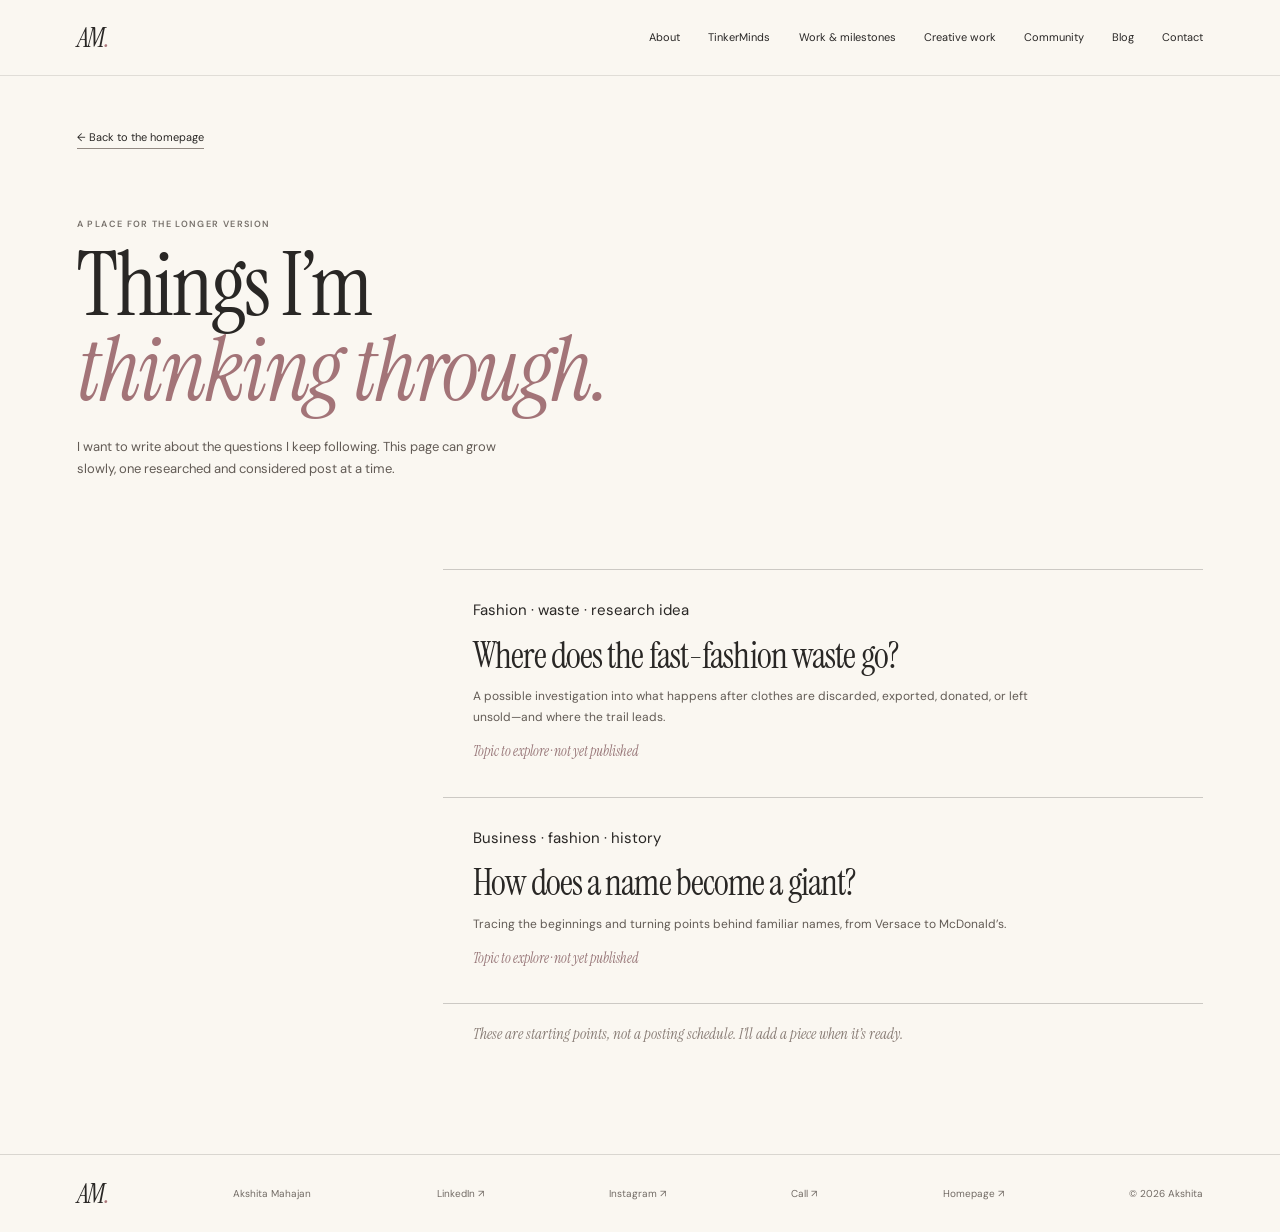
<file: blog.html>
<!doctype html>
<html lang="en">
<head>
  <meta charset="utf-8">
  <meta name="viewport" content="width=device-width, initial-scale=1">
  <meta name="theme-color" content="#faf7f1">
  <meta name="description" content="Akshita’s blog on fashion waste, business histories, and the things she is still thinking through.">
  <title>Blog — Akshita Mahajan</title>
  <link rel="preconnect" href="https://fonts.googleapis.com">
  <link rel="preconnect" href="https://fonts.gstatic.com" crossorigin>
  <link href="https://fonts.googleapis.com/css2?family=DM+Sans:wght@400;500;600;700&family=Instrument+Serif:ital@0;1&display=swap" rel="stylesheet">
  <link rel="stylesheet" href="style.css">
  <script src="script.js" defer></script>
</head>
<body>
  <a class="skip-link" href="#main">Skip to content</a>
  <header class="site-header">
    <a class="wordmark" href="i.html" aria-label="Akshita Mahajan, home">AM<span>.</span></a>
    <button class="menu-toggle" type="button" aria-expanded="false" aria-controls="site-nav" aria-label="Open navigation"><span></span><span></span></button>
    <nav id="site-nav" class="site-nav" aria-label="Main navigation">
      <a href="i.html#about">About</a><a href="i.html#tinkerminds">TinkerMinds</a>
      <a href="experience.html">Work &amp; milestones</a><a href="i.html#creative">Creative work</a><a href="i.html#community">Community</a>
      <a href="blog.html" aria-current="page">Blog</a>
      <a href="i.html#contact">Contact</a>
    </nav>
  </header>

  <main id="main" class="blog-page section-wrap">
    <a class="back-link" href="i.html">← Back to the homepage</a>
    <header class="blog-header">
      <p class="eyebrow">A place for the longer version</p>
      <h1>Things I’m<br><em>thinking through.</em></h1>
      <p>I want to write about the questions I keep following. This page can grow slowly, one researched and considered post at a time.</p>
    </header>

    <section class="blog-entries" aria-label="Writing ideas">
      <article class="blog-entry" id="fast-fashion">
        <p class="note-tag">Fashion · waste · research idea</p>
        <h2>Where does the fast-fashion waste go?</h2>
        <p>A possible investigation into what happens after clothes are discarded, exported, donated, or left unsold—and where the trail leads.</p>
        <span class="entry-foot">Topic to explore · not yet published</span>
      </article>
      <article class="blog-entry" id="brands">
        <p class="note-tag">Business · fashion · history</p>
        <h2>How does a name become a giant?</h2>
        <p>Tracing the beginnings and turning points behind familiar names, from Versace to McDonald’s.</p>
        <span class="entry-foot">Topic to explore · not yet published</span>
      </article>
      <p class="blog-footer-note">These are starting points, not a posting schedule. I’ll add a piece when it’s ready.</p>
    </section>
  </main>

  <footer class="site-footer">
    <a class="wordmark" href="i.html" aria-label="Back to Akshita’s homepage">AM<span>.</span></a>
    <p>Akshita Mahajan</p><a href="https://www.linkedin.com/in/akshitamahajan19" target="_blank" rel="noopener noreferrer">LinkedIn ↗</a><a href="https://www.instagram.com/akshita.archive" target="_blank" rel="noopener noreferrer">Instagram ↗</a><a href="tel:+919301995056">Call ↗</a><a href="i.html">Homepage ↗</a><small>© <span id="year"></span> Akshita</small>
  </footer>
</body>
</html>
</file>
<file: style.css>
:root {
  color-scheme: light;
  --cream: #faf7f1;
  --ink: #292725;
  --muted: #77716b;
  --pink: #e7c5c7;
  --lilac: #d9d1e5;
  --blue: #c9dce5;
  --green: #c9d5c5;
  --yellow: #f1e2b0;
  --serif: "Instrument Serif", Georgia, serif;
  --sans: "DM Sans", Arial, sans-serif;
  --page: 1180px;
}

* { box-sizing: border-box; }
html { scroll-behavior: smooth; scroll-padding-top: 92px; }
body { margin: 0; background: var(--cream); color: var(--ink); font: 15px/1.7 var(--sans); }
a { color: inherit; text-decoration: none; }
button { color: inherit; font: inherit; }
img { display: block; max-width: 100%; }
button:focus-visible, a:focus-visible { outline: 2px solid #9b686d; outline-offset: 4px; }
::selection { background: var(--pink); color: var(--ink); }
.section-wrap { width: min(var(--page), 88%); margin-inline: auto; }
.skip-link { position: absolute; z-index: 30; top: -5rem; left: 1rem; padding: .7rem 1rem; background: var(--ink); color: white; }
.skip-link:focus { top: 1rem; }
.site-header { position: sticky; z-index: 20; top: 0; display: flex; height: 76px; align-items: center; justify-content: space-between; padding-inline: max(6vw, 24px); border-bottom: 1px solid #29272520; background: #faf7f1ed; backdrop-filter: blur(12px); }
.wordmark { font: italic 27px/1 var(--serif); letter-spacing: -.06em; }
.wordmark span { color: #aa777b; }
.site-nav { display: flex; align-items: center; gap: clamp(14px, 2.2vw, 29px); font-size: 11px; }
.site-nav a { transition: color .2s ease; }
.site-nav a:hover, .text-link:hover { color: #9b686d; }
.menu-toggle { display: none; border: 0; background: transparent; }
.eyebrow { margin: 0 0 13px; color: var(--muted); font-size: 9px; font-weight: 600; letter-spacing: .15em; line-height: 1.4; text-transform: uppercase; }
h1, h2, h3, p { margin-top: 0; }
h1, h2 { margin-bottom: 0; font: 400 clamp(52px, 6.3vw, 82px)/.96 var(--serif); letter-spacing: -.025em; }
h1 em, h2 em { color: #a37478; font-weight: 400; }
.section-rule { border-top: 1px solid #29272528; }
.section-label { display: flex; align-items: center; gap: 17px; }
.section-label > span { color: #a37478; font-size: 9px; letter-spacing: .12em; }
.section-label .eyebrow { margin: 0; }

/* One portrait, one clear thought, and the primary site navigation. */
.hero { position: relative; display: grid; min-height: 610px; grid-template-columns: 1fr .78fr; align-items: center; gap: 10%; padding-block: 48px 76px; }
.hero-copy { max-width: 590px; }
.hero h1 { font-size: clamp(66px, 8.3vw, 108px); line-height: .88; }
.hero-heart { display: inline-block; margin-left: .14em; color: #b67e83; font: 400 .25em/1 var(--sans); vertical-align: .72em; }
.hero-intro { max-width: 430px; margin: 27px 0 23px; color: #5d5852; font-size: 14px; line-height: 1.85; }
.hero-actions { display: flex; align-items: center; flex-wrap: wrap; gap: 15px 20px; }
.hero-actions .text-link { margin-top: 0; }
.hero-portrait { width: min(100%, 390px); margin: 0 auto; }
.portrait-frame { display: block; width: 100%; aspect-ratio: 4 / 5; overflow: hidden; background: var(--pink); }
.portrait-frame img { width: 100%; height: 100%; object-fit: cover; object-position: center 45%; }
.hero-portrait figcaption { padding-top: 10px; color: var(--muted); font: italic 15px var(--serif); text-align: right; }
.image-button { display: block; width: 100%; overflow: hidden; padding: 0; border: 0; background: #ece5db; cursor: zoom-in; }
.image-button img { width: 100%; height: 100%; object-fit: cover; transition: transform .45s ease; }
.image-button:hover img { transform: scale(1.025); }
.hero-index { position: absolute; bottom: 30px; left: 0; display: flex; width: 120px; align-items: center; gap: 10px; color: var(--muted); font-size: 9px; }
.index-line { height: 1px; flex: 1; background: #29272555; }

/* About: personal details and beliefs belong to the same voice. */
.about { padding-block: 35px 82px; }
.about-layout { display: grid; grid-template-columns: 1fr .93fr; gap: 9%; padding-top: 45px; }
.about .section-heading h2 { font-size: clamp(54px, 6.5vw, 80px); }
.about-photo { width: min(65%, 300px); margin: 48px 0 0 8%; }
.about-photo .image-button { aspect-ratio: 4 / 5; }
.about-photo figcaption { padding-top: 8px; color: var(--muted); font: italic 15px var(--serif); }
.about-copy { padding-top: 4px; color: #5c5651; }
.about-copy p { max-width: 510px; margin-bottom: 19px; }
.about-copy .large-copy { color: var(--ink); font: 27px/1.32 var(--serif); }
.about-aside { padding-left: 17px; border-left: 2px solid var(--pink); font: italic 17px/1.45 var(--serif); }
.about-formal-link { color: var(--muted); font-size: 11px; }
.about-formal-link a { color: var(--ink); border-bottom: 1px solid #29272565; }
.tissue-feature { display: grid; grid-template-columns: 210px minmax(0, 1fr); align-items: center; gap: 35px; max-width: 670px; margin: 55px 0 0 auto; }
.tissue-feature figure { width: 100%; margin: 0; }
.tissue-feature .image-button { aspect-ratio: 4 / 5; }
.tissue-feature figcaption { padding-top: 7px; color: var(--muted); font: italic 13px var(--serif); }
.tissue-feature > div { max-width: 360px; }
.tissue-feature > div > p:last-child { margin: 0; color: #625b55; font: 24px/1.25 var(--serif); }
.thinking-row { display: grid; grid-template-columns: 1.05fr 1fr 1fr 1fr; gap: 22px; margin-top: 70px; padding-block: 20px; border-block: 1px solid #29272530; }
.thinking-row .eyebrow { align-self: center; margin: 0; }
.thinking-row p:not(.eyebrow) { margin: 0; font: 21px/1.25 var(--serif); }

/* One focused section for the current initiative. */
.tinkerminds-section { padding-block: 35px 78px; }
.tinker-intro { display: grid; grid-template-columns: .9fr 1fr; gap: 12%; align-items: start; margin: 43px 0 38px; }
.tinker-intro h2 { font-size: clamp(58px, 7vw, 86px); }
.tinker-intro-copy { max-width: 500px; padding-top: 5px; color: #625b55; font-size: 13px; }
.tinker-intro-copy p { margin-bottom: 16px; }
.tinker-intro-copy p:last-child { margin-bottom: 0; }
.tinker-feature-row { display: grid; grid-template-columns: 1.15fr .85fr; align-items: stretch; gap: 7%; margin-top: 30px; }
.tinker-workshop-photo { margin: 0; }
.tinker-workshop-photo .image-button { aspect-ratio: 16 / 9; background: var(--blue); }
.tinker-workshop-photo img { object-fit: cover; }
.tinker-workshop-photo figcaption { padding-top: 7px; color: var(--muted); font: italic 13px var(--serif); }
.tinker-work-note { display: flex; align-items: center; justify-content: space-between; gap: 20px; margin-top: 0; padding: 22px 24px; border-left: 2px solid var(--pink); background: #e7c5c72b; }
.tinker-work-note p { margin: 0; font: 19px/1.25 var(--serif); }
.tinker-work-note a { flex: 0 0 auto; padding-bottom: 3px; border-bottom: 1px solid #29272565; font-size: 10px; }
.experience-prompt { margin: 12px 0 0; padding-top: 22px; border-top: 1px solid #29272530; color: #625b55; font-size: 12px; }
.experience-prompt .text-link { margin-left: 4px; }

/* Creative work is shown as separate pieces, at the proportions they need. */
.creative, .engineering, .community { padding-block: 35px 82px; }
.section-intro { display: grid; grid-template-columns: 1.15fr .7fr; align-items: end; gap: 12%; margin: 43px 0 56px; }
.section-intro > p { max-width: 390px; margin: 0 0 6px; color: #625b55; font-size: 13px; }
.creative-feature { display: grid; grid-template-columns: .85fr 1fr; align-items: center; gap: 10%; margin: 0 auto 72px; }
.creative-feature-reverse { grid-template-columns: 1fr .85fr; }
.creative-feature-reverse .creative-image { order: 2; }
.creative-image { width: 100%; max-width: 450px; margin: 0 auto; background: #f0ebe3; }
.creative-painting .image-button { aspect-ratio: 4 / 5; padding: 15px; background: #eee7dd; }
.creative-painting img { object-fit: contain; }
.creative-sketch { max-width: 400px; }
.creative-sketch .image-button { aspect-ratio: 4 / 5; padding: 18px; background: #f3efe8; }
.creative-sketch img { object-fit: contain; }
.creative-caption { max-width: 390px; }
.creative-caption h3, .engineering-caption h3, .community-copy h3 { margin-bottom: 12px; font: 400 clamp(30px, 4vw, 46px)/1.05 var(--serif); }
.creative-caption p, .engineering-caption p, .community-copy p:not(.eyebrow) { margin: 0; color: #625b55; font-size: 12px; }
.creative-people { display: grid; grid-template-columns: .85fr 1fr; align-items: center; gap: 9%; margin: 20px 0 0 15%; }
.creative-people figure { max-width: 430px; margin: 0; }
.creative-people .image-button { aspect-ratio: 4 / 3; }
.creative-people > div { max-width: 350px; }
.creative-people > div > p:last-child { color: #625b55; font-size: 13px; }

/* Projects use individual editorial rows instead of a photo wall. */
.engineering-feature { display: grid; grid-template-columns: .65fr 1fr; align-items: center; gap: 12%; margin: 0 0 58px; }
.drill-image { width: min(100%, 310px); margin: 0 auto; }
.drill-image .image-button { aspect-ratio: 3 / 4; }
.drill-image img { object-position: center 30%; }
.engineering-caption { max-width: 430px; }
.project-link { display: inline-block; margin-top: 13px; padding-bottom: 3px; border-bottom: 1px solid #29272565; font-size: 11px; }

/* Community work gets its own context and its own photographs. */
.community-feature { display: grid; grid-template-columns: 1.1fr .7fr; align-items: center; gap: 9%; margin: 0 0 52px; }
.community-story { display: grid; max-width: 100%; grid-template-columns: .85fr 1.15fr; align-items: center; gap: 9%; margin: 0 0 48px; padding: 22px 0; border-block: 1px solid #29272530; }
.community-copy { max-width: 390px; }
.community-copy h3 { font-size: 40px; }
.community-story-photo { width: 100%; margin: 0; }
.community-story-photo .image-button { aspect-ratio: 16 / 9; }
.community-story-photo img { object-position: center; }
.community-story-photo figcaption { padding-top: 8px; color: var(--muted); font: italic 14px var(--serif); }
.yoga-competition { grid-template-columns: .55fr 1fr; margin-left: 17%; }
.yoga-photo { width: min(100%, 280px); margin: 0 auto; }
.yoga-photo .image-button { aspect-ratio: 9 / 16; }
.yoga-photo img { object-position: center top; }
.database-story { max-width: 760px; margin: 48px 0 0 auto; padding: 22px 0 22px 26px; border-left: 2px solid var(--green); }
.database-lede { max-width: 610px; margin-bottom: 12px; font: 30px/1.15 var(--serif); }
.database-story > p:last-child { max-width: 530px; margin: 0; color: #625b55; font-size: 12px; }

/* Longer interests are presented as real questions, not a scattered list. */
.questions { padding-block: 35px 78px; }
.questions-intro { display: grid; grid-template-columns: 1.05fr .6fr; gap: 12%; align-items: end; margin: 44px 0 45px; }
.questions-intro > p { max-width: 330px; margin: 0 0 5px; color: #625b55; font-size: 13px; }
.question-row { display: grid; grid-template-columns: 40px minmax(0, 1fr) 180px; gap: 22px; padding: 24px 0; border-top: 1px solid #29272530; }
.question-row:last-of-type { border-bottom: 1px solid #29272530; }
.question-row > span:first-child { padding-top: 4px; color: #a37478; font-size: 10px; }
.question-row h3 { margin: 0 0 8px; font: 400 30px/1.1 var(--serif); }
.question-row p { max-width: 700px; margin: 0; color: #625b55; font-size: 12px; }
.question-topic { padding-top: 4px; color: var(--muted); font-size: 9px; text-align: right; }

/* Notes has one clear destination; the topic list stays on its own page. */
.notes { padding-block: 35px 78px; }
.notes-intro { max-width: 760px; margin-left: auto; }
.notes-intro h2 { margin: 40px 0 19px; font-size: clamp(48px, 6vw, 70px); }
.notes-intro > p:not(.eyebrow) { max-width: 360px; color: #625b55; font-size: 12px; }
.text-link { display: inline-block; margin-top: 8px; padding-bottom: 5px; border-bottom: 1px solid #29272565; font-size: 11px; }
.work-access { padding-block: 62px 70px; border-top: 1px solid #29272528; text-align: center; }
.work-access h2 { font-size: clamp(44px, 5vw, 64px); }
.work-access > p:not(.eyebrow) { max-width: 570px; margin: 19px auto 23px; color: #625b55; font-size: 12px; }
.work-actions { display: flex; justify-content: center; flex-wrap: wrap; gap: 10px; }
.button { display: inline-flex; align-items: center; gap: 24px; padding: 13px 17px; font-size: 11px; }
.button-dark { background: var(--ink); color: var(--cream); }
.button-dark:hover { background: #514541; }
.contact { padding-block: 34px 82px; border-top: 1px solid #29272528; }
.contact h2 { font-size: clamp(48px, 6vw, 70px); }
.contact-links { display: grid; grid-template-columns: repeat(4, 1fr); gap: 18px; margin-top: 30px; }
.contact-links a { display: grid; grid-template-columns: 1fr auto; gap: 4px 10px; align-items: center; padding: 15px 0; border-top: 1px solid #29272540; border-bottom: 1px solid #29272540; }
.contact-links a > span:first-child { grid-column: 1 / -1; color: var(--muted); font-size: 9px; letter-spacing: .12em; text-transform: uppercase; }
.contact-links strong { font-size: 12px; font-weight: 500; overflow-wrap: anywhere; }
.contact-links a > span:last-child { color: #a37478; }
.site-footer { display: flex; min-height: 78px; align-items: center; justify-content: space-between; gap: 16px; padding: 18px 6%; border-top: 1px solid #29272528; }
.site-footer p, .site-footer small, .site-footer > a:not(.wordmark) { margin: 0; color: #726b65; font-size: 10px; }

/* Keyboard-friendly image preview. */
.lightbox { position: relative; width: fit-content; max-width: min(90vw, 950px); max-height: 92vh; padding: 18px; border: 0; background: var(--cream); box-shadow: 0 20px 100px #0005; }
.lightbox::backdrop { background: #211d1bd9; }
.lightbox img { max-width: 100%; max-height: 78vh; object-fit: contain; }
.lightbox p { margin: 9px 0 0; font: italic 16px var(--serif); }
.lightbox-close { position: absolute; z-index: 1; top: 6px; right: 6px; width: 35px; height: 35px; border: 0; border-radius: 50%; background: var(--cream); cursor: pointer; font-size: 22px; }
.reveal { opacity: 0; transform: translateY(12px); transition: opacity .55s ease, transform .55s ease; }
.reveal.is-visible { opacity: 1; transform: none; }

/* Blog page shares the site's type, colors, and navigation. */
.blog-page { padding-block: 48px 110px; }
.back-link { padding-bottom: 4px; border-bottom: 1px solid #928982; font-size: 11px; }
.page-contents { display: flex; align-items: center; flex-wrap: wrap; gap: 12px 22px; margin: 0 0 25px; padding: 13px 0; border-block: 1px solid #29272530; }
.page-contents span { color: var(--muted); font-size: 9px; letter-spacing: .12em; text-transform: uppercase; }
.page-contents a { padding-bottom: 2px; border-bottom: 1px solid #29272565; font-size: 10px; }
.blog-header { max-width: 650px; padding-block: 68px 76px; }
.blog-header h1 { font-size: clamp(58px, 8vw, 88px); }
.blog-header > p:last-child { max-width: 430px; margin-top: 24px; color: #625b55; font-size: 13px; }
.blog-entries { max-width: 760px; margin-left: auto; }
.blog-entry { padding: 28px 30px 32px; border-top: 1px solid #29272538; }
.blog-entry:last-of-type { border-bottom: 1px solid #29272538; }
.blog-entry-tint { background: #d9d1e542; }
.blog-entry h2 { margin-bottom: 13px; font-size: 36px; }
.blog-entry > p:not(.note-tag) { max-width: 560px; color: #625b55; font-size: 12px; }
.entry-foot { color: #987779; font: italic 14px var(--serif); }
.blog-footer-note { margin: 20px 0 0 30px; color: #887c75; font: italic 15px var(--serif); }

/* A text-first page for people looking for experience and evidence. */
.experience-page { padding-block: 34px 72px; }
.experience-header { max-width: 760px; padding-block: 38px 42px; }
.experience-header h1 { font-size: clamp(60px, 8vw, 92px); }
.experience-header > p:not(.eyebrow) { max-width: 480px; margin: 24px 0 22px; color: #625b55; font-size: 13px; }
.experience-section { display: grid; grid-template-columns: .65fr 1.35fr; align-items: start; column-gap: 7%; padding-block: 27px 34px; border-top: 1px solid #29272530; }
.experience-section-heading { grid-column: 1; grid-row: 1; align-self: start; }
.experience-section-body { grid-column: 2; min-width: 0; }
.experience-section-heading h2 { font-size: clamp(43px, 5vw, 61px); }
.experience-entry { display: grid; grid-template-columns: .55fr 1fr; gap: 22px; padding: 17px 0 20px; border-bottom: 1px solid #29272525; }
.experience-entry-with-photo { grid-template-columns: .38fr 1fr .85fr; align-items: center; gap: 18px; }
.experience-entry:first-of-type { padding-top: 0; }
.experience-photo { width: 100%; margin: 0; }
.experience-photo .image-button { aspect-ratio: 4 / 3; background: #e8e3d8; }
.experience-photo img { object-fit: contain; }
.experience-photo figcaption { padding-top: 7px; color: var(--muted); font: italic 13px var(--serif); }
.entry-meta { display: flex; flex-direction: column; gap: 4px; color: var(--muted); font-size: 9px; letter-spacing: .04em; }
.experience-entry h3 { margin: 0 0 5px; font: 400 28px/1.08 var(--serif); }
.experience-entry p { margin: 0 0 11px; color: #625b55; font-size: 11px; line-height: 1.75; }
.experience-entry p:last-child { margin-bottom: 0; }
.experience-entry .entry-context { margin-bottom: 13px; color: #9a7376; font-size: 9px; letter-spacing: .06em; text-transform: uppercase; }
.achievement-list { grid-column: 2; }
.achievement-list article { display: grid; grid-template-columns: 110px 1fr; gap: 22px; padding: 17px 0; border-bottom: 1px solid #29272525; }
.achievement-list article:first-child { padding-top: 0; }
.achievement-list strong { color: #9f7376; font: 400 40px/.95 var(--serif); }
.achievement-list h3 { margin: 0 0 5px; font: 400 22px/1.1 var(--serif); }
.achievement-list p { margin: 0; color: #625b55; font-size: 11px; }
.experience-contact { margin-top: 36px; padding: 27px 0; border-block: 1px solid #29272530; }
.experience-contact > p:not(.eyebrow) { max-width: 520px; margin-bottom: 18px; color: #625b55; font-size: 12px; }
.experience-contact > div { display: flex; flex-wrap: wrap; align-items: center; gap: 20px; }

@media (max-width: 900px) {
  .site-nav { gap: 13px; font-size: 10px; }
  .hero { min-height: 575px; grid-template-columns: 1fr .8fr; gap: 6%; }
  .hero h1 { font-size: clamp(62px, 8vw, 84px); }
  .thinking-row { grid-template-columns: repeat(2, 1fr); }
  .thinking-row .eyebrow { grid-column: 1 / -1; }
  .question-row { grid-template-columns: 30px minmax(0, 1fr) 130px; gap: 16px; }
  .experience-section { grid-template-columns: 1fr; gap: 0; }
  .experience-section-heading { grid-column: 1; grid-row: auto; margin-bottom: 24px; }
  .experience-section-body { grid-column: 1; }
  .experience-entry { grid-template-columns: .3fr 1fr; gap: 18px; }
  .experience-entry-with-photo { grid-template-columns: .3fr 1fr .85fr; }
}

@media (max-width: 700px) {
  html { scroll-padding-top: 72px; }
  .site-header { height: 66px; }
  .menu-toggle { display: flex; width: 42px; height: 42px; flex-direction: column; align-items: center; justify-content: center; gap: 6px; cursor: pointer; }
  .menu-toggle span { width: 21px; height: 1px; background: var(--ink); }
  .site-nav { position: absolute; top: 65px; right: 0; left: 0; display: none; flex-direction: column; align-items: stretch; gap: 0; padding: 8px 6% 17px; border-bottom: 1px solid #29272530; background: var(--cream); font-size: 12px; }
  .site-nav.is-open { display: flex; }
  .site-nav a { padding: 11px 0; border-bottom: 1px solid #29272518; }
  .menu-toggle[aria-expanded="true"] span:first-child { transform: translateY(3.5px) rotate(45deg); }
  .menu-toggle[aria-expanded="true"] span:last-child { transform: translateY(-3.5px) rotate(-45deg); }
  .hero { min-height: 0; grid-template-columns: 1fr; gap: 32px; padding-block: 45px 74px; }
  .hero h1 { font-size: clamp(68px, 13vw, 94px); }
  .hero-portrait { width: min(84%, 410px); }
  .hero-index { bottom: 24px; }
  .about, .creative, .engineering, .community, .questions, .tinkerminds-section { padding-block: 28px 76px; }
  .about-layout { grid-template-columns: 1fr; gap: 25px; padding-top: 35px; }
  .about-photo { width: min(48%, 240px); margin: 28px 0 0 4%; }
  .tissue-feature { grid-template-columns: 170px 1fr; gap: 22px; }
  .tissue-feature > div > p:last-child { font-size: 21px; }
  .thinking-row { margin-top: 48px; }
  .thinking-row p:not(.eyebrow) { font-size: 19px; }
  .tinker-intro { grid-template-columns: 1fr; gap: 21px; margin: 35px 0 28px; }
  .tinker-feature-row { grid-template-columns: 1fr; gap: 18px; }
  .section-intro, .questions-intro { grid-template-columns: 1fr; gap: 17px; margin: 35px 0 40px; }
  .creative-feature, .creative-feature-reverse { grid-template-columns: .9fr 1fr; gap: 7%; margin-bottom: 55px; }
  .creative-feature-reverse .creative-image { order: 0; }
  .creative-caption h3, .engineering-caption h3, .community-copy h3 { font-size: 34px; }
  .creative-people { margin-left: 5%; grid-template-columns: .9fr 1fr; gap: 7%; }
  .engineering-feature { grid-template-columns: .68fr 1fr; gap: 8%; margin-bottom: 60px; }
  .tinker-work-note { align-items: flex-start; flex-direction: column; gap: 10px; }
  .community-feature { grid-template-columns: 1fr; gap: 18px; margin-bottom: 55px; }
  .community-story { grid-template-columns: 1fr; gap: 18px; margin-bottom: 55px; }
  .yoga-competition { grid-template-columns: .6fr 1fr; margin-left: 0; }
  .database-story { margin-top: 50px; }
  .question-row { grid-template-columns: 27px 1fr; gap: 10px; }
  .question-topic { grid-column: 2; text-align: left; }
  .notes { padding-block: 28px 76px; }
  .notes-intro h2 { margin-top: 30px; }
  .experience-page { padding-block: 38px 78px; }
  .experience-header { padding-block: 49px 58px; }
  .experience-section { grid-template-columns: 1fr; row-gap: 28px; padding-block: 28px 38px; }
  .experience-section-heading { grid-column: 1; grid-row: auto; }
  .experience-entry, .achievement-list { grid-column: 1; }
  .experience-entry, .experience-entry-with-photo { grid-template-columns: 1fr; gap: 12px; padding-block: 20px; }
  .experience-photo { width: min(100%, 420px); }
  .experience-entry:first-of-type { padding-top: 0; }
  .entry-meta { flex-direction: row; flex-wrap: wrap; gap: 5px 14px; }
  .achievement-list article { grid-template-columns: 80px 1fr; }
  .work-access { padding-block: 65px 75px; }
  .contact { padding-block: 28px 65px; }
  .contact-links { grid-template-columns: 1fr; gap: 12px; margin-top: 25px; }
  .work-actions { align-items: stretch; flex-direction: column; }
  .work-actions .button { justify-content: space-between; }
  .site-footer { flex-wrap: wrap; justify-content: flex-start; gap: 13px 22px; }
  .site-footer p { order: 3; width: 100%; }
}

@media (max-width: 480px) {
  .section-wrap { width: 88%; }
  .hero h1 { font-size: 68px; }
  .hero-portrait { width: 94%; }
  .about .section-heading h2, h2 { font-size: 54px; }
  .tissue-feature { grid-template-columns: 1fr; gap: 15px; margin-left: 6%; }
  .tissue-feature figure { width: 68%; }
  .tissue-feature > div { padding-right: 4%; }
  .thinking-row { grid-template-columns: 1fr 1fr; gap: 17px 14px; }
  .thinking-row p:not(.eyebrow) { font-size: 17px; }
  .hero-actions { align-items: flex-start; flex-direction: column; gap: 11px; }
  .creative-feature, .creative-feature-reverse { grid-template-columns: 1fr; gap: 17px; }
  .creative-feature-reverse .creative-image { order: 0; }
  .creative-image { width: 88%; }
  .creative-caption { padding-inline: 6%; }
  .creative-people { grid-template-columns: 1fr; gap: 16px; margin: 0; }
  .creative-people figure { width: 90%; }
  .creative-people > div { padding-left: 6%; }
  .engineering-feature { grid-template-columns: 1fr; gap: 18px; }
  .drill-image { width: 75%; }
  .engineering-caption { padding-inline: 6%; }
  .yoga-competition { grid-template-columns: .7fr 1fr; gap: 6%; }
  .community-copy h3 { font-size: 34px; }
  .database-story { padding-left: 18px; }
  .database-lede { font-size: 26px; }
  .question-row h3 { font-size: 26px; }
  .blog-page { padding-block: 37px 78px; }
  .blog-header { padding-block: 53px; }
  .blog-entry { padding: 23px 17px; }
  .blog-entry h2 { font-size: 30px; }
}

@media (prefers-reduced-motion: reduce) {
  *, *::before, *::after { scroll-behavior: auto !important; animation-duration: .01ms !important; animation-iteration-count: 1 !important; transition-duration: .01ms !important; }
  .reveal { opacity: 1; transform: none; }
}
</file>
